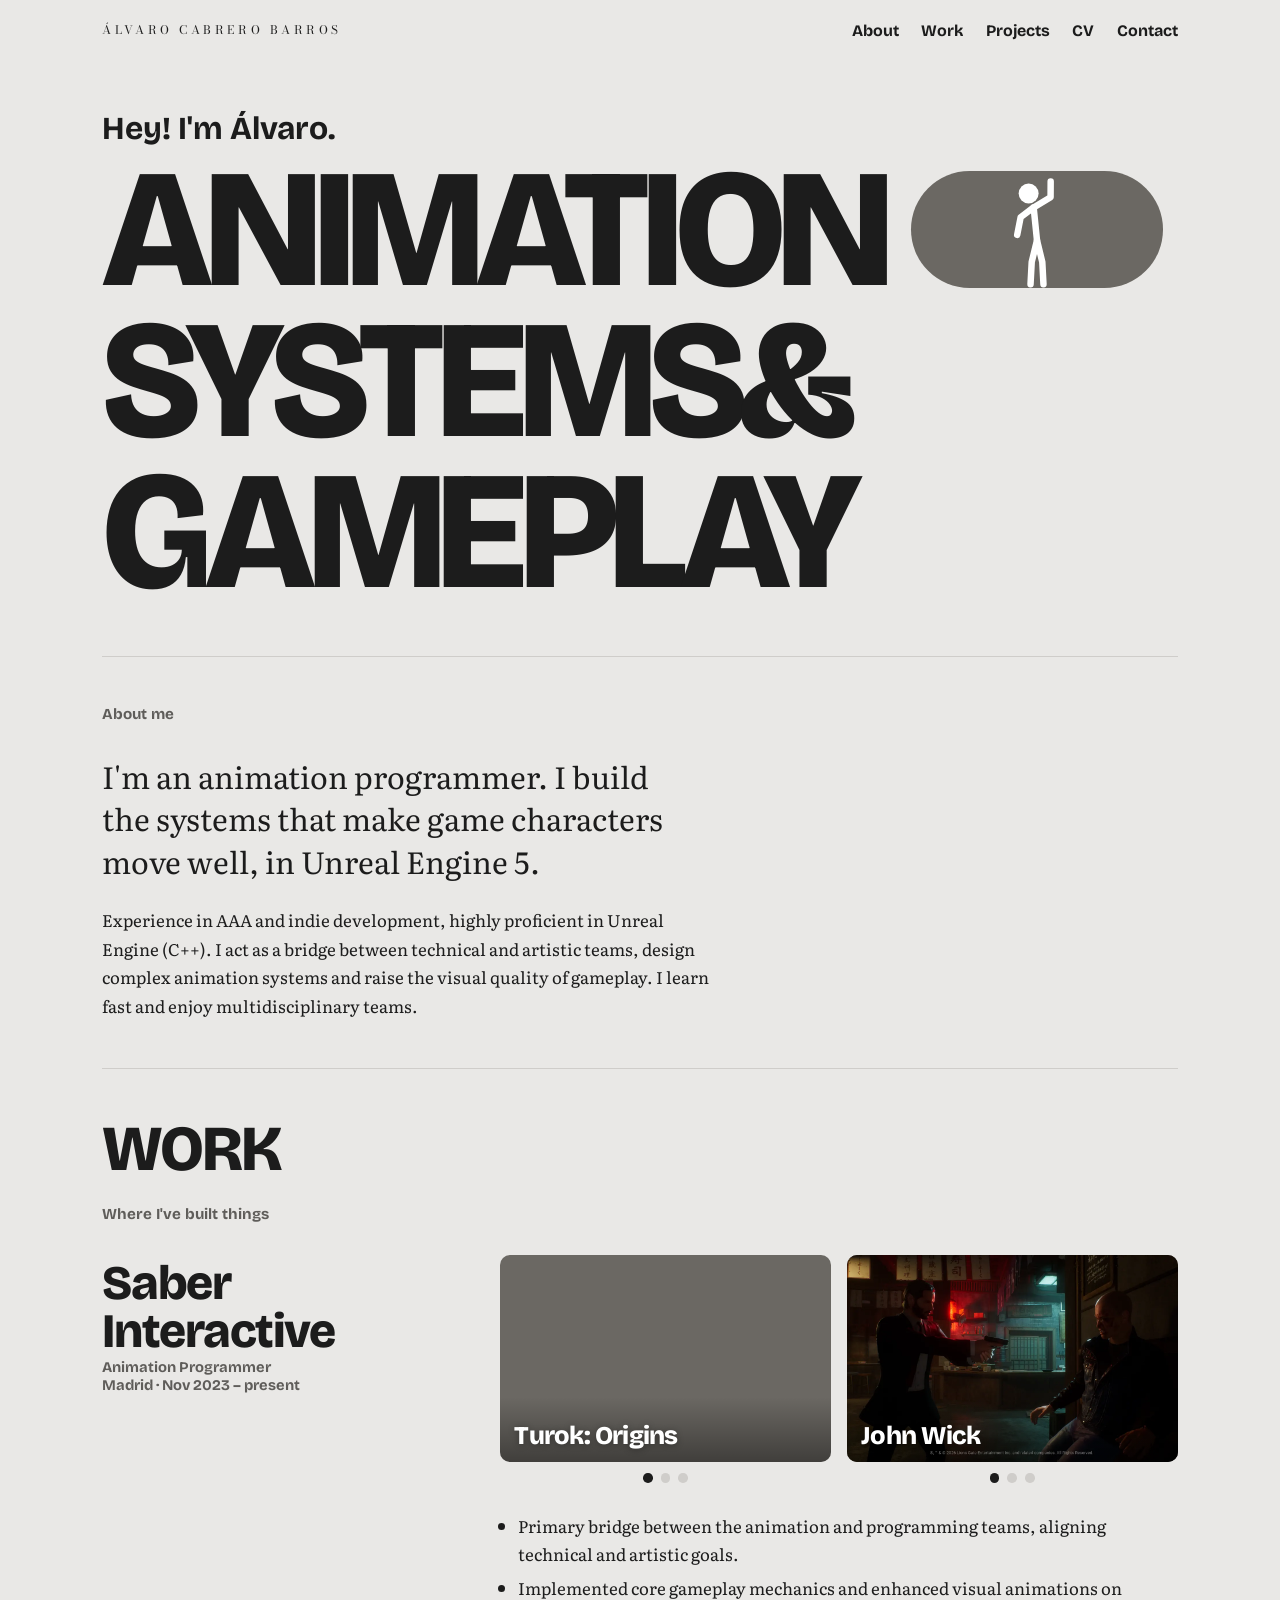
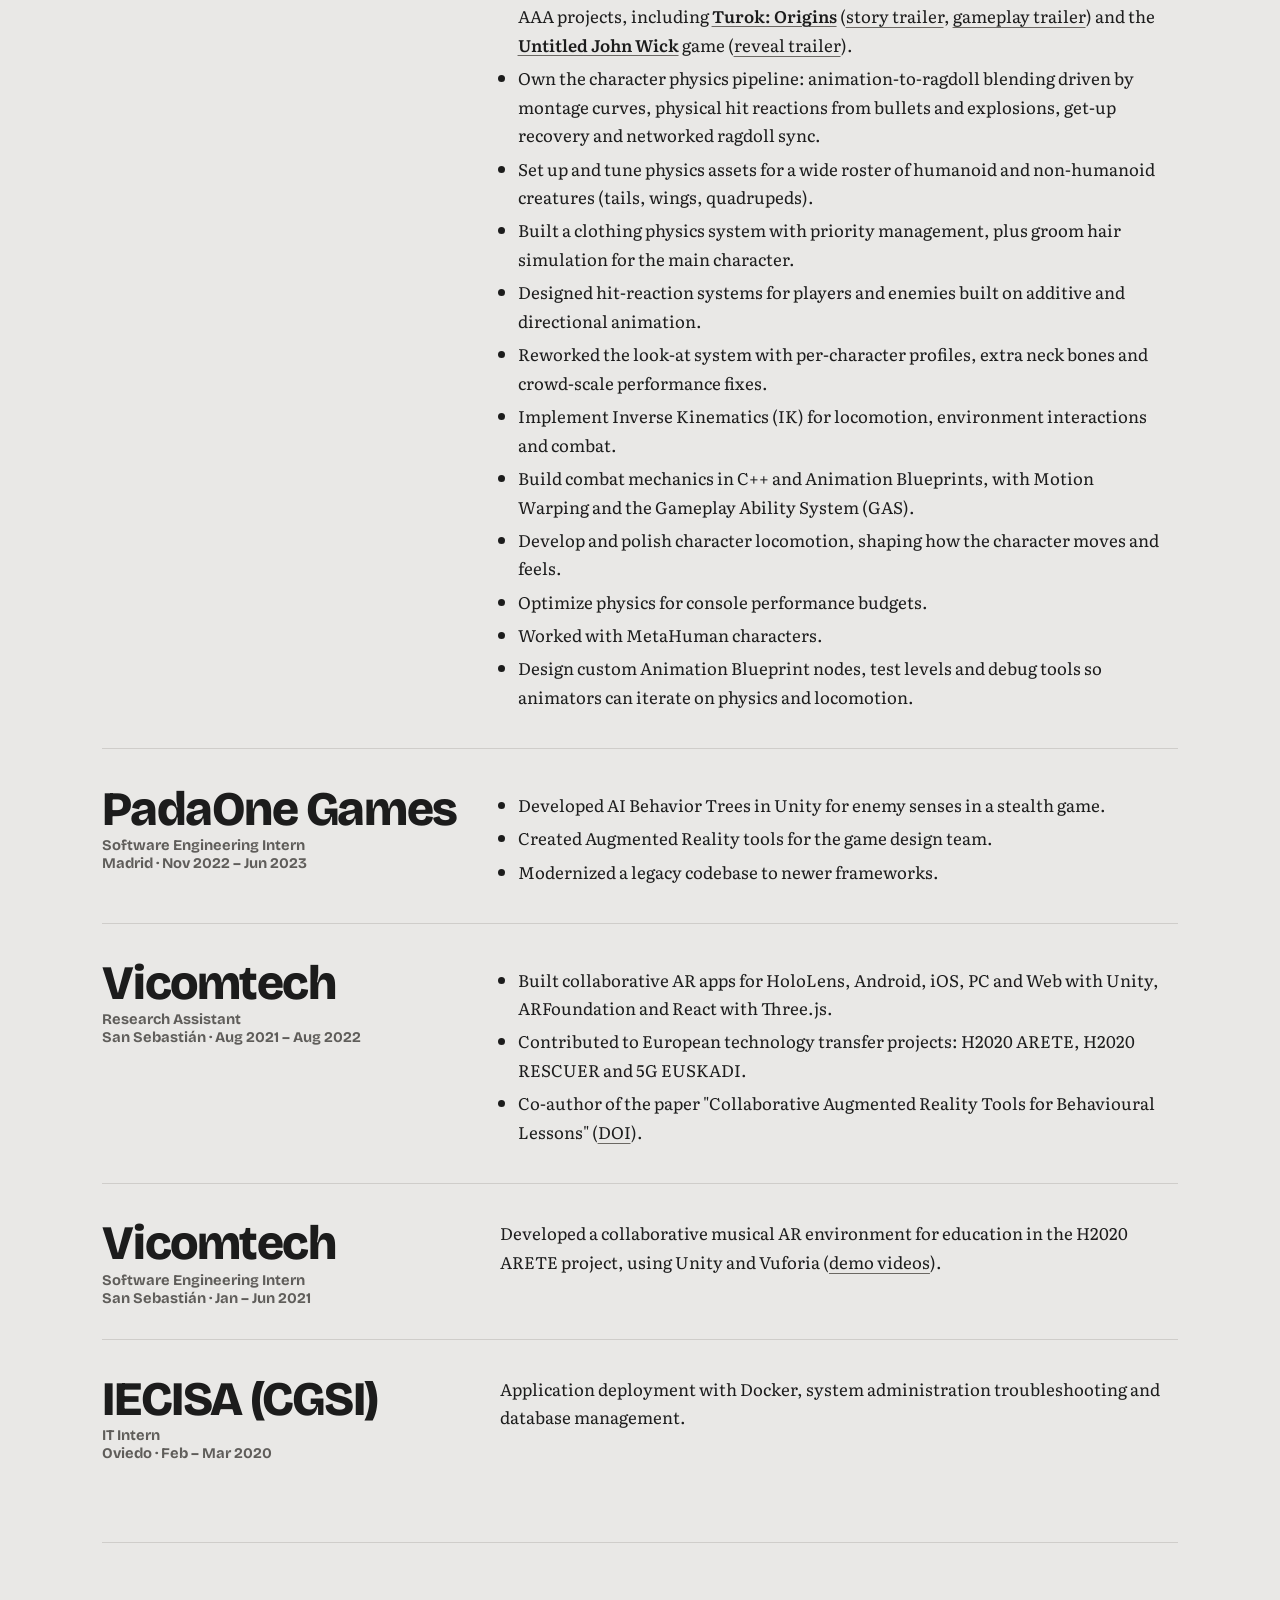
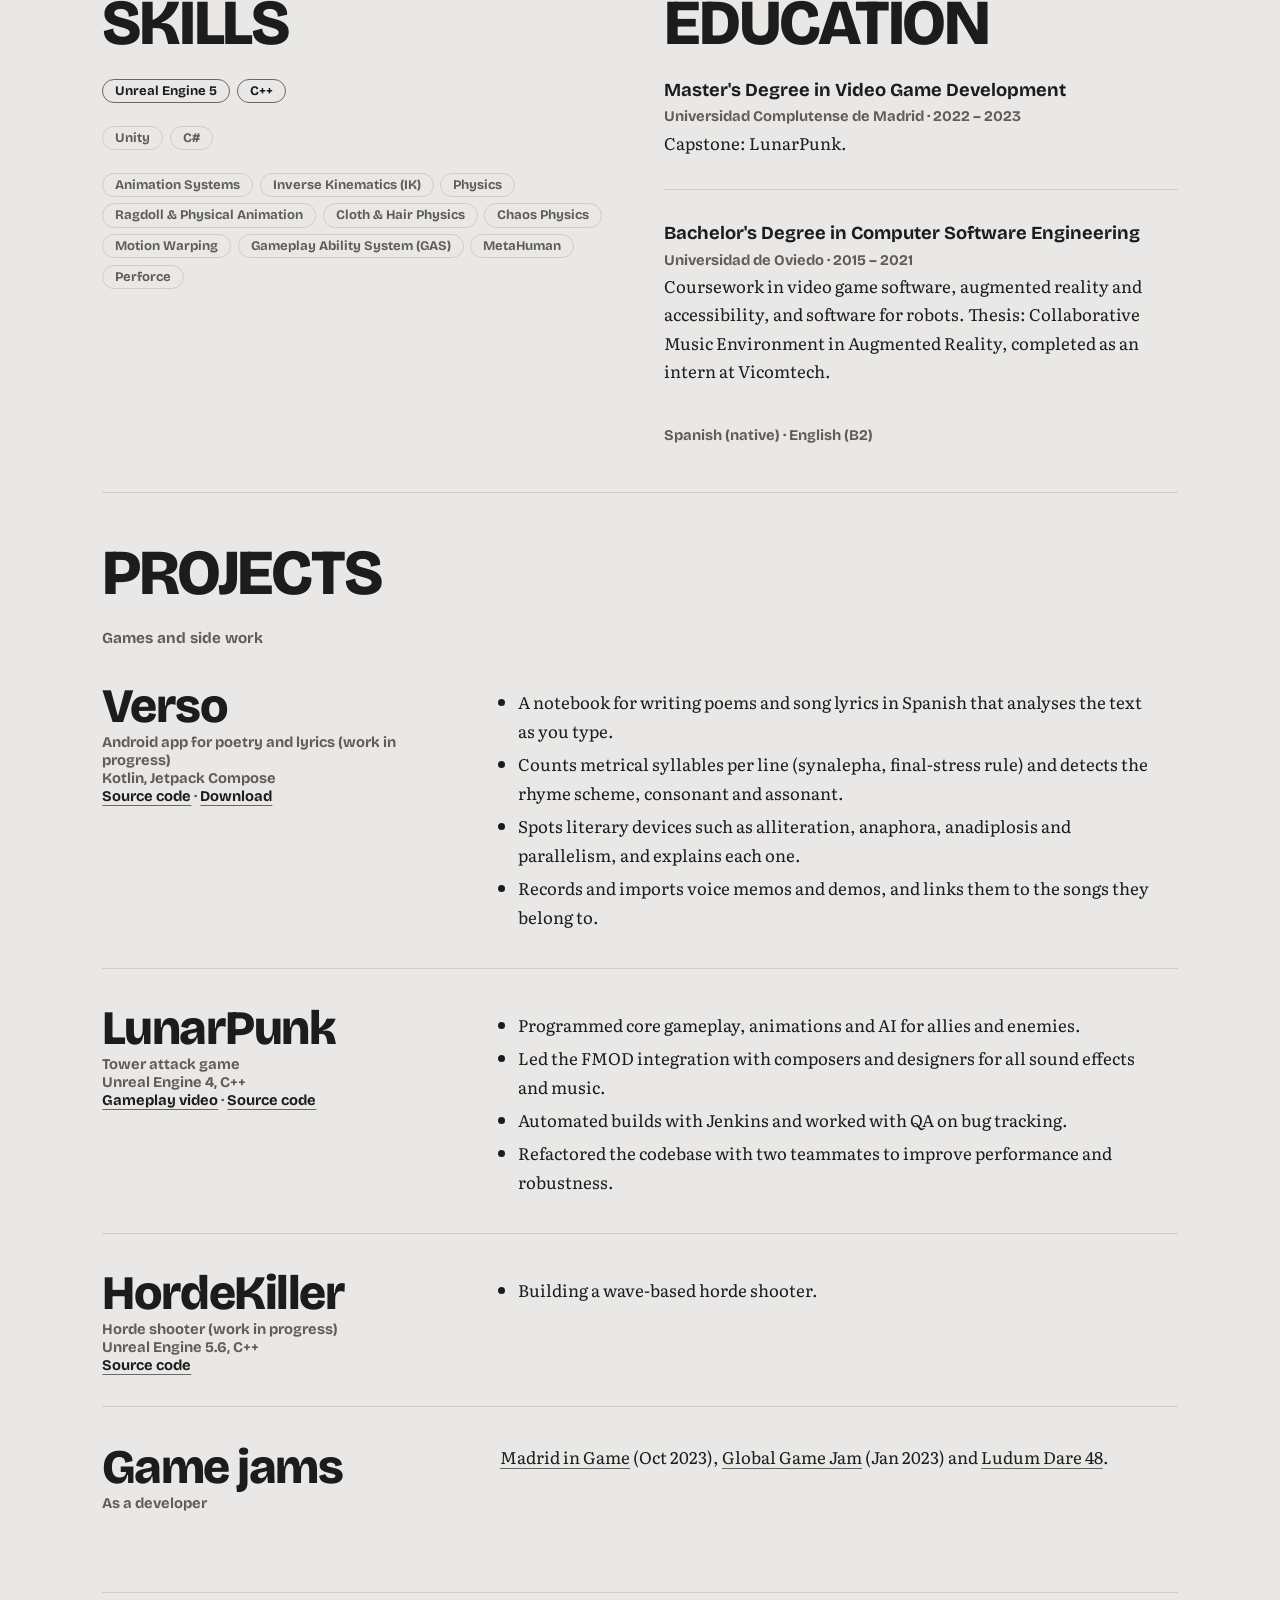
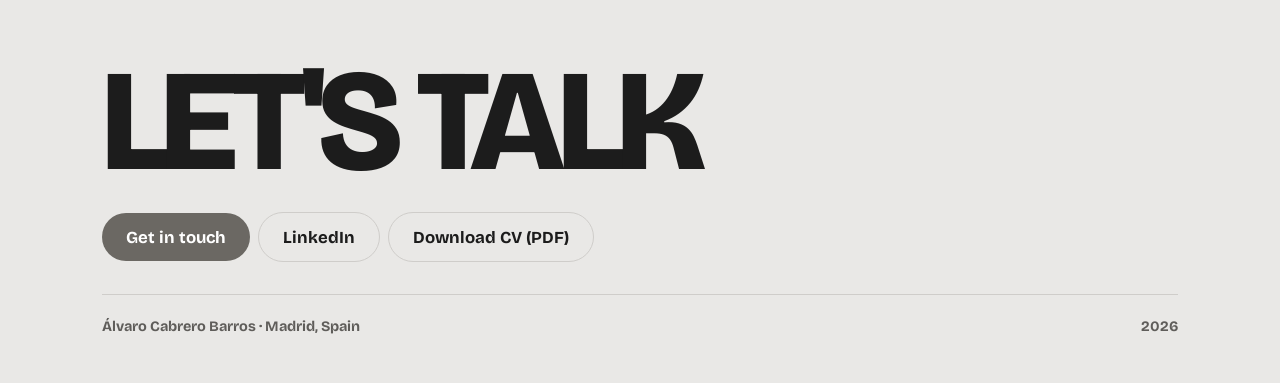
<file: index.html>
<!DOCTYPE html>
<!--
  Álvaro Cabrero Barros · personal site and CV (https://alvaro.cabrero.me).
  Plain HTML, CSS and JavaScript, no build step. This file holds the content;
  styles live in css/styles.css (web fonts in fonts/) and behaviour in js/.
  See README.md and docs/.
-->
<html lang="en">
<head>
<meta charset="utf-8">
<meta name="viewport" content="width=device-width, initial-scale=1, viewport-fit=cover">
<title>Álvaro Cabrero Barros · Animation Programmer</title>
<meta name="description" content="Animation programmer building the systems that make game characters move well, in Unreal Engine 5. Gameplay animation, IK and physics for AAA and indie games.">
<meta name="author" content="Álvaro Cabrero Barros">
<meta property="article:published_time" content="2026-09-28T10:01:27+02:00">
<meta property="og:type" content="website">
<meta property="og:url" content="https://alvaro.cabrero.me/">
<meta property="og:title" content="Álvaro Cabrero Barros · Animation Programmer">
<meta property="og:description" content="Animation programmer building the systems that make game characters move well, in Unreal Engine 5. Gameplay animation, IK and physics for AAA and indie games.">
<meta property="og:image" content="https://alvaro.cabrero.me/images/og.png?v=2">
<meta property="og:image:width" content="2400">
<meta property="og:image:height" content="1260">
<meta property="og:image:alt" content="AC monogram and the name Álvaro Cabrero Barros, Animation Programmer">
<meta name="twitter:card" content="summary_large_image">
<link rel="icon" href="icons/favicon.svg" type="image/svg+xml">
<link rel="icon" href="icons/icon-32.png" type="image/png" sizes="32x32">
<link rel="apple-touch-icon" href="icons/icon-180.png">
<link rel="stylesheet" href="css/styles.css">
</head>
<body>
<div class="page">
<!-- top bar. Links with class "h" are hidden on narrow screens. -->
<div class="top">
  <a class="brand" href="#">Álvaro Cabrero Barros</a>
  <nav aria-label="Sections"><a class="h" href="#about">About</a><a class="h" href="#work">Work</a><a class="h" href="#projects">Projects</a><a class="h" href="CV_AlvaroCabrero.pdf" download>CV</a><a href="#contact">Contact</a></nav>
</div>

<!-- hero. The canvas inside .pill is the interactive ragdoll (js/models/ragdoll.js). -->
<header>
  <p class="hi">Hey! I'm Álvaro.</p>
  <div class="stack" aria-label="Animation systems and gameplay">
    <div>Animation<span class="pill"><canvas id="ik" aria-label="Ragdoll stick figure. Push it with your pointer or drag it around."></canvas></span></div>
    <div>Systems&amp;</div>
    <div>Gameplay</div>
  </div>
</header>

<section id="about">
  <p class="label">About me</p>
  <p class="lead">I'm an animation programmer. I build the systems that make game characters move well, in Unreal Engine 5.</p>
  <p class="intro">Experience in AAA and indie development, highly proficient in Unreal Engine (C++). I act as a bridge between technical and artistic teams, design complex animation systems and raise the visual quality of gameplay. I learn fast and enjoy multidisciplinary teams.</p>
</section>

<!--
  Work. Each entry is a .row: name and meta on the left, details on the right.
  A .car placeholder becomes a media carousel: data-title is its caption and
  data-imgs a comma-separated list of images/videos (.webp/.jpg images, .mp4/.webm videos).
  YouTube links open in the popup; a.steam links open the Steam store widget
  for the app id in data-steam.
-->
<section id="work">
  <h2>Work</h2>
  <p class="label">Where I've built things</p>
  <div class="row">
    <div><p class="name">Saber Interactive</p><p class="meta">Animation Programmer<br>Madrid · Nov 2023 – present</p></div>
    <div>
      <div class="gallery">
        <div class="car" data-title="Turok: Origins" data-imgs="images/turok-origins-1.mp4,images/turok-origins-2.mp4,images/turok-origins-3.mp4" role="region" aria-roledescription="carousel" aria-label="Turok: Origins images"></div>
        <div class="car" data-title="John Wick" data-imgs="images/john-wick-1.webp,images/john-wick-2.webp,images/john-wick-3.webp" role="region" aria-roledescription="carousel" aria-label="John Wick images"></div>
      </div>
      <ul>
      <li>Primary bridge between the animation and programming teams, aligning technical and artistic goals.</li>
      <li>Implemented core gameplay mechanics and enhanced visual animations on AAA projects, including <strong><a class="steam" href="https://store.steampowered.com/app/1967610/Turok_Origins/" data-steam="1967610" data-title="Turok: Origins">Turok: Origins</a></strong> (<a href="https://www.youtube.com/watch?v=_f3btFcO1CM">story trailer</a>, <a href="https://www.youtube.com/watch?v=rf-Hp_OI054">gameplay trailer</a>) and the <strong><a class="steam" href="https://store.steampowered.com/app/2947860/Untitled_John_Wick_Game/" data-steam="2947860" data-title="Untitled John Wick">Untitled John Wick</a></strong> game (<a href="https://www.youtube.com/watch?v=Ap5JlQ680E8">reveal trailer</a>).</li>
      <li>Own the character physics pipeline: animation-to-ragdoll blending driven by montage curves, physical hit reactions from bullets and explosions, get-up recovery and networked ragdoll sync.</li>
      <li>Set up and tune physics assets for a wide roster of humanoid and non-humanoid creatures (tails, wings, quadrupeds).</li>
      <li>Built a clothing physics system with priority management, plus groom hair simulation for the main character.</li>
      <li>Designed hit-reaction systems for players and enemies built on additive and directional animation.</li>
      <li>Reworked the look-at system with per-character profiles, extra neck bones and crowd-scale performance fixes.</li>
      <li>Implement Inverse Kinematics (IK) for locomotion, environment interactions and combat.</li>
      <li>Build combat mechanics in C++ and Animation Blueprints, with Motion Warping and the Gameplay Ability System (GAS).</li>
      <li>Develop and polish character locomotion, shaping how the character moves and feels.</li>
      <li>Optimize physics for console performance budgets.</li>
      <li>Worked with MetaHuman characters.</li>
      <li>Design custom Animation Blueprint nodes, test levels and debug tools so animators can iterate on physics and locomotion.</li>
    </ul>
    </div>
  </div>
  <div class="row">
    <div><p class="name">PadaOne Games</p><p class="meta">Software Engineering Intern<br>Madrid · Nov 2022 – Jun 2023</p></div>
    <ul>
      <li>Developed AI Behavior Trees in Unity for enemy senses in a stealth game.</li>
      <li>Created Augmented Reality tools for the game design team.</li>
      <li>Modernized a legacy codebase to newer frameworks.</li>
    </ul>
  </div>
  <div class="row">
    <div><p class="name">Vicomtech</p><p class="meta">Research Assistant<br>San Sebastián · Aug 2021 – Aug 2022</p></div>
    <ul>
      <li>Built collaborative AR apps for HoloLens, Android, iOS, PC and Web with Unity, ARFoundation and React with Three.js.</li>
      <li>Contributed to European technology transfer projects: H2020 ARETE, H2020 RESCUER and 5G EUSKADI.</li>
      <li>Co-author of the paper "Collaborative Augmented Reality Tools for Behavioural Lessons" (<a href="https://doi.org/10.1007/978-3-031-26876-2_10">DOI</a>).</li>
    </ul>
  </div>
  <div class="row">
    <div><p class="name">Vicomtech</p><p class="meta">Software Engineering Intern<br>San Sebastián · Jan – Jun 2021</p></div>
    <p>Developed a collaborative musical AR environment for education in the H2020 ARETE project, using Unity and Vuforia (<a href="https://youtube.com/playlist?list=PLBQpnXrjoMXHevVcbpLc-FHBnwEPW0HEd">demo videos</a>).</p>
  </div>
  <div class="row">
    <div><p class="name">IECISA (CGSI)</p><p class="meta">IT Intern<br>Oviedo · Feb – Mar 2020</p></div>
    <p>Application deployment with Docker, system administration troubleshooting and database management.</p>
  </div>
</section>

<!-- Skills (chips; .hot marks the core ones) and Education -->
<section id="skills">
  <div class="two">
    <div>
      <h2>Skills</h2>
      <ul class="chips hot"><li>Unreal Engine 5</li><li>C++</li></ul>
      <ul class="chips"><li>Unity</li><li>C#</li></ul>
      <ul class="chips"><li>Animation Systems</li><li>Inverse Kinematics (IK)</li><li>Physics</li><li>Ragdoll &amp; Physical Animation</li><li>Cloth &amp; Hair Physics</li><li>Chaos Physics</li><li>Motion Warping</li><li>Gameplay Ability System (GAS)</li><li>MetaHuman</li><li>Perforce</li></ul>
    </div>
    <div>
      <h2>Education</h2>
      <div class="row edu">
        <div><h3>Master's Degree in Video Game Development</h3><p class="meta">Universidad Complutense de Madrid · 2022 – 2023</p><p>Capstone: LunarPunk.</p></div>
      </div>
      <div class="row edu">
        <div><h3>Bachelor's Degree in Computer Software Engineering</h3><p class="meta">Universidad de Oviedo · 2015 – 2021</p><p>Coursework in video game software, augmented reality and accessibility, and software for robots. Thesis: Collaborative Music Environment in Augmented Reality, completed as an intern at Vicomtech.</p></div>
      </div>
      <p class="meta">Spanish (native) · English (B2)</p>
    </div>
  </div>
</section>

<!-- Projects: personal projects and game jams, newest first -->
<section id="projects">
  <h2>Projects</h2>
  <p class="label">Games and side work</p>
  <div class="row">
    <div><p class="name">Verso</p><p class="meta">Android app for poetry and lyrics (work in progress)<br>Kotlin, Jetpack Compose<br><a href="https://github.com/alvarocabrero/Verso">Source code</a> · <a href="https://github.com/alvarocabrero/Verso/releases/latest">Download</a></p></div>
    <ul>
      <li>A notebook for writing poems and song lyrics in Spanish that analyses the text as you type.</li>
      <li>Counts metrical syllables per line (synalepha, final-stress rule) and detects the rhyme scheme, consonant and assonant.</li>
      <li>Spots literary devices such as alliteration, anaphora, anadiplosis and parallelism, and explains each one.</li>
      <li>Records and imports voice memos and demos, and links them to the songs they belong to.</li>
    </ul>
  </div>
  <div class="row">
    <div><p class="name">LunarPunk</p><p class="meta">Tower attack game<br>Unreal Engine 4, C++<br><a href="https://www.youtube.com/watch?v=NX6QrqMngAg">Gameplay video</a> · <a href="https://github.com/Walking-Octopus-Games/LunarPunk">Source code</a></p></div>
    <ul>
      <li>Programmed core gameplay, animations and AI for allies and enemies.</li>
      <li>Led the FMOD integration with composers and designers for all sound effects and music.</li>
      <li>Automated builds with Jenkins and worked with QA on bug tracking.</li>
      <li>Refactored the codebase with two teammates to improve performance and robustness.</li>
    </ul>
  </div>
  <div class="row">
    <div><p class="name">HordeKiller</p><p class="meta">Horde shooter (work in progress)<br>Unreal Engine 5.6, C++<br><a href="https://github.com/alvarocabrero/HordeKiller">Source code</a></p></div>
    <ul>
      <li>Building a wave-based horde shooter.</li>
    </ul>
  </div>
  <div class="row">
    <div><p class="name">Game jams</p><p class="meta">As a developer</p></div>
    <p><a href="https://jgona.itch.io/tetrisnator2">Madrid in Game</a> (Oct 2023), <a href="https://globalgamejam.org/2023/games/warfarm-milenium-potato-9">Global Game Jam</a> (Jan 2023) and <a href="https://ldjam.com/events/ludum-dare/48/atlantis-gold/">Ludum Dare 48</a>.</p>
  </div>
</section>

<!-- contact -->
<section id="contact" class="talk">
  <p class="big">Let's talk</p>
  <a class="btn" href="mailto:alvaro@cabrero.me">Get in touch</a><a class="btn alt" href="https://www.linkedin.com/in/alvaro-cabrero-barros-b3132916b/">LinkedIn</a><a class="btn alt" href="CV_AlvaroCabrero.pdf" download>Download CV (PDF)</a>
</section>
<footer><span>Álvaro Cabrero Barros · Madrid, Spain</span><span>2026</span></footer>
</div>

<!--
  Shared popup for YouTube videos, Steam widgets and enlarged carousel media.
  Filled and opened by js/views/dialogView.js.
-->
<dialog class="vid" id="vid" aria-label="Video player">
  <div class="bar"><a id="vidlink" href="#" target="_blank" rel="noopener">Open on YouTube</a><button type="button" id="vidclose">Close</button></div>
  <div class="frame" id="vidframe"></div>
</dialog>

<!--
  Scripts: plain classic scripts sharing the global CV namespace (no modules,
  so the page also works when opened from the file system). Order matters:
  models, then views, then controllers, then main.js, which wires them up.
-->
<!-- Model -->
<script src="js/models/ragdoll.js"></script>
<script src="js/models/media.js"></script>
<!-- View -->
<script src="js/views/ragdollView.js"></script>
<script src="js/views/carouselView.js"></script>
<script src="js/views/dialogView.js"></script>
<!-- Controller -->
<script src="js/controllers/ragdollController.js"></script>
<script src="js/controllers/carouselController.js"></script>
<script src="js/controllers/dialogController.js"></script>
<script src="js/main.js"></script>
</body>
</html>
</file>
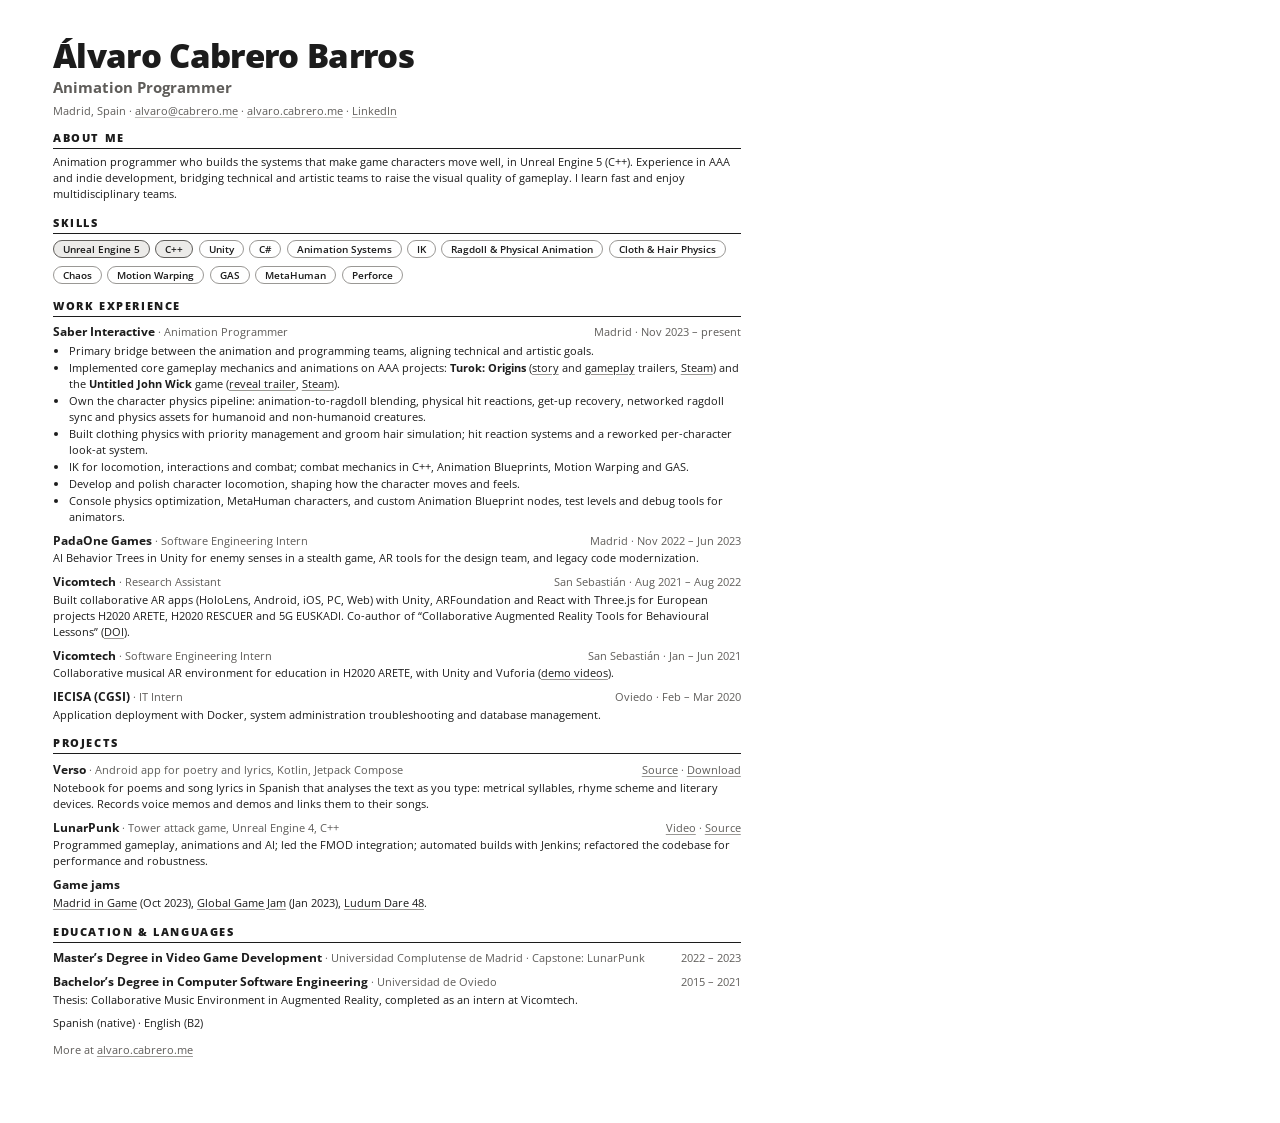
<file: cv/cv.html>
<!DOCTYPE html>
<!--
  Source of CV_AlvaroCabrero.pdf, the one-page CV linked from the site.
  Keep it in sync with index.html. To rebuild the PDF, see cv/README.md.
-->
<html lang="en">
<head>
<meta charset="utf-8">
<title>Álvaro Cabrero Barros · CV</title>
<style>
/* Open Sans (SIL Open Font License, cv/fonts/OFL-OpenSans.txt): Latin and Latin Extended
   subsets of Google Fonts' files, as static instances (one file per weight) so Chrome embeds
   them in the PDF as ordinary TrueType fonts rather than Type 3. See cv/README.md. */
@font-face{font-family:"Open Sans";font-style:normal;font-weight:400;font-display:swap;src:url(fonts/opensans-400-latin-ext.woff2) format("woff2");unicode-range:U+0100-02BA, U+02BD-02C5, U+02C7-02CC, U+02CE-02D7, U+02DD-02FF, U+0304, U+0308, U+0329, U+1D00-1DBF, U+1E00-1E9F, U+1EF2-1EFF, U+2020, U+20A0-20AB, U+20AD-20C0, U+2113, U+2C60-2C7F, U+A720-A7FF}
@font-face{font-family:"Open Sans";font-style:normal;font-weight:400;font-display:swap;src:url(fonts/opensans-400-latin.woff2) format("woff2");unicode-range:U+0000-00FF, U+0131, U+0152-0153, U+02BB-02BC, U+02C6, U+02DA, U+02DC, U+0304, U+0308, U+0329, U+2000-206F, U+20AC, U+2122, U+2191, U+2193, U+2212, U+2215, U+FEFF, U+FFFD}
@font-face{font-family:"Open Sans";font-style:normal;font-weight:600;font-display:swap;src:url(fonts/opensans-600-latin-ext.woff2) format("woff2");unicode-range:U+0100-02BA, U+02BD-02C5, U+02C7-02CC, U+02CE-02D7, U+02DD-02FF, U+0304, U+0308, U+0329, U+1D00-1DBF, U+1E00-1E9F, U+1EF2-1EFF, U+2020, U+20A0-20AB, U+20AD-20C0, U+2113, U+2C60-2C7F, U+A720-A7FF}
@font-face{font-family:"Open Sans";font-style:normal;font-weight:600;font-display:swap;src:url(fonts/opensans-600-latin.woff2) format("woff2");unicode-range:U+0000-00FF, U+0131, U+0152-0153, U+02BB-02BC, U+02C6, U+02DA, U+02DC, U+0304, U+0308, U+0329, U+2000-206F, U+20AC, U+2122, U+2191, U+2193, U+2212, U+2215, U+FEFF, U+FFFD}
@font-face{font-family:"Open Sans";font-style:normal;font-weight:700;font-display:swap;src:url(fonts/opensans-700-latin-ext.woff2) format("woff2");unicode-range:U+0100-02BA, U+02BD-02C5, U+02C7-02CC, U+02CE-02D7, U+02DD-02FF, U+0304, U+0308, U+0329, U+1D00-1DBF, U+1E00-1E9F, U+1EF2-1EFF, U+2020, U+20A0-20AB, U+20AD-20C0, U+2113, U+2C60-2C7F, U+A720-A7FF}
@font-face{font-family:"Open Sans";font-style:normal;font-weight:700;font-display:swap;src:url(fonts/opensans-700-latin.woff2) format("woff2");unicode-range:U+0000-00FF, U+0131, U+0152-0153, U+02BB-02BC, U+02C6, U+02DA, U+02DC, U+0304, U+0308, U+0329, U+2000-206F, U+20AC, U+2122, U+2191, U+2193, U+2212, U+2215, U+FEFF, U+FFFD}
@font-face{font-family:"Open Sans";font-style:normal;font-weight:800;font-display:swap;src:url(fonts/opensans-800-latin-ext.woff2) format("woff2");unicode-range:U+0100-02BA, U+02BD-02C5, U+02C7-02CC, U+02CE-02D7, U+02DD-02FF, U+0304, U+0308, U+0329, U+1D00-1DBF, U+1E00-1E9F, U+1EF2-1EFF, U+2020, U+20A0-20AB, U+20AD-20C0, U+2113, U+2C60-2C7F, U+A720-A7FF}
@font-face{font-family:"Open Sans";font-style:normal;font-weight:800;font-display:swap;src:url(fonts/opensans-800-latin.woff2) format("woff2");unicode-range:U+0000-00FF, U+0131, U+0152-0153, U+02BB-02BC, U+02C6, U+02DA, U+02DC, U+0304, U+0308, U+0329, U+2000-206F, U+20AC, U+2122, U+2191, U+2193, U+2212, U+2215, U+FEFF, U+FFFD}
:root{--h:"Open Sans",sans-serif;--b:"Open Sans",sans-serif;--hw:800}
@page{size:A4;margin:0}
*{box-sizing:border-box}
html{-webkit-print-color-adjust:exact;print-color-adjust:exact}
body{margin:0;color:#1c1c1c;font:400 8.6pt/1.4 var(--b);background:#fff}
.sheet{width:210mm;min-height:297mm;padding:10mm 14mm 8mm}
a{color:inherit;text-decoration:underline;text-decoration-color:#9a9895;text-underline-offset:1.5pt}
h1{font:var(--hw) 25pt/1.05 var(--h);letter-spacing:-.02em;margin:0}
.role{font:700 11pt var(--h);color:#5f5d5a;margin:1mm 0 0}
.contact{font:400 8.3pt var(--b);color:#5f5d5a;margin:1.6mm 0 0}
.contact a{text-decoration-color:#bdbbb8}
h2{font:800 8.6pt var(--h);letter-spacing:.14em;text-transform:uppercase;margin:3.4mm 0 1.2mm;padding-bottom:.8mm;border-bottom:.8pt solid #1c1c1c}
p{margin:0}
.chips{display:flex;flex-wrap:wrap;gap:1.4mm;margin:1.4mm 0 0;padding:0;list-style:none}
.chips li{font:600 7.8pt var(--h);padding:.3mm 2.4mm;border:.7pt solid #9a9895;border-radius:99px}
.chips li.hot{background:#ecebe9;border-color:#5f5d5a}
.entry{margin:1.8mm 0 0;break-inside:avoid}
.head{display:flex;justify-content:space-between;align-items:baseline;gap:4mm}
.head b{font:700 9.2pt var(--h)}
.head .sub{font:400 8.6pt var(--b);color:#5f5d5a}
.head .when{font:400 8.3pt var(--b);color:#5f5d5a;white-space:nowrap}
ul{margin:.6mm 0 0;padding-left:4.2mm}
li{margin:.25mm 0}
.entry>p{margin-top:.4mm}
.small{font-size:8.3pt;color:#5f5d5a}
.more{margin-top:3mm;font-size:8.3pt;color:#5f5d5a}
</style>
</head>
<body>
<div class="sheet">
<h1>Álvaro Cabrero Barros</h1>
<p class="role">Animation Programmer</p>
<p class="contact">Madrid, Spain · <a href="mailto:alvaro@cabrero.me">alvaro@cabrero.me</a> · <a href="https://alvaro.cabrero.me/">alvaro.cabrero.me</a> · <a href="https://www.linkedin.com/in/alvaro-cabrero-barros-b3132916b/">LinkedIn</a></p>

<h2>About me</h2>
<p>Animation programmer who builds the systems that make game characters move well, in Unreal Engine 5 (C++). Experience in AAA and indie development, bridging technical and artistic teams to raise the visual quality of gameplay. I learn fast and enjoy multidisciplinary teams.</p>

<h2>Skills</h2>
<ul class="chips"><li class="hot">Unreal Engine 5</li><li class="hot">C++</li><li>Unity</li><li>C#</li><li>Animation Systems</li><li>IK</li><li>Ragdoll &amp; Physical Animation</li><li>Cloth &amp; Hair Physics</li><li>Chaos</li><li>Motion Warping</li><li>GAS</li><li>MetaHuman</li><li>Perforce</li></ul>

<h2>Work experience</h2>
<div class="entry">
  <div class="head"><span><b>Saber Interactive</b> <span class="sub">· Animation Programmer</span></span><span class="when">Madrid · Nov 2023 – present</span></div>
  <ul>
    <li>Primary bridge between the animation and programming teams, aligning technical and artistic goals.</li>
    <li>Implemented core gameplay mechanics and animations on AAA projects: <b>Turok: Origins</b> (<a href="https://www.youtube.com/watch?v=_f3btFcO1CM">story</a> and <a href="https://www.youtube.com/watch?v=rf-Hp_OI054">gameplay</a> trailers, <a href="https://store.steampowered.com/app/1967610/Turok_Origins/">Steam</a>) and the <b>Untitled John Wick</b> game (<a href="https://www.youtube.com/watch?v=Ap5JlQ680E8">reveal trailer</a>, <a href="https://store.steampowered.com/app/2947860/Untitled_John_Wick_Game/">Steam</a>).</li>
    <li>Own the character physics pipeline: animation-to-ragdoll blending, physical hit reactions, get-up recovery, networked ragdoll sync and physics assets for humanoid and non-humanoid creatures.</li>
    <li>Built clothing physics with priority management and groom hair simulation; hit reaction systems and a reworked per-character look-at system.</li>
    <li>IK for locomotion, interactions and combat; combat mechanics in C++, Animation Blueprints, Motion Warping and GAS.</li>
    <li>Develop and polish character locomotion, shaping how the character moves and feels.</li>
    <li>Console physics optimization, MetaHuman characters, and custom Animation Blueprint nodes, test levels and debug tools for animators.</li>
  </ul>
</div>
<div class="entry">
  <div class="head"><span><b>PadaOne Games</b> <span class="sub">· Software Engineering Intern</span></span><span class="when">Madrid · Nov 2022 – Jun 2023</span></div>
  <p>AI Behavior Trees in Unity for enemy senses in a stealth game, AR tools for the design team, and legacy code modernization.</p>
</div>
<div class="entry">
  <div class="head"><span><b>Vicomtech</b> <span class="sub">· Research Assistant</span></span><span class="when">San Sebastián · Aug 2021 – Aug 2022</span></div>
  <p>Built collaborative AR apps (HoloLens, Android, iOS, PC, Web) with Unity, ARFoundation and React with Three.js for European projects H2020 ARETE, H2020 RESCUER and 5G EUSKADI. Co-author of “Collaborative Augmented Reality Tools for Behavioural Lessons” (<a href="https://doi.org/10.1007/978-3-031-26876-2_10">DOI</a>).</p>
</div>
<div class="entry">
  <div class="head"><span><b>Vicomtech</b> <span class="sub">· Software Engineering Intern</span></span><span class="when">San Sebastián · Jan – Jun 2021</span></div>
  <p>Collaborative musical AR environment for education in H2020 ARETE, with Unity and Vuforia (<a href="https://youtube.com/playlist?list=PLBQpnXrjoMXHevVcbpLc-FHBnwEPW0HEd">demo videos</a>).</p>
</div>
<div class="entry">
  <div class="head"><span><b>IECISA (CGSI)</b> <span class="sub">· IT Intern</span></span><span class="when">Oviedo · Feb – Mar 2020</span></div>
  <p>Application deployment with Docker, system administration troubleshooting and database management.</p>
</div>

<h2>Projects</h2>
<div class="entry">
  <div class="head"><span><b>Verso</b> <span class="sub">· Android app for poetry and lyrics, Kotlin, Jetpack Compose</span></span><span class="when"><a href="https://github.com/alvarocabrero/Verso">Source</a> · <a href="https://github.com/alvarocabrero/Verso/releases/latest">Download</a></span></div>
  <p>Notebook for poems and song lyrics in Spanish that analyses the text as you type: metrical syllables, rhyme scheme and literary devices. Records voice memos and demos and links them to their songs.</p>
</div>
<div class="entry">
  <div class="head"><span><b>LunarPunk</b> <span class="sub">· Tower attack game, Unreal Engine 4, C++</span></span><span class="when"><a href="https://www.youtube.com/watch?v=NX6QrqMngAg">Video</a> · <a href="https://github.com/Walking-Octopus-Games/LunarPunk">Source</a></span></div>
  <p>Programmed gameplay, animations and AI; led the FMOD integration; automated builds with Jenkins; refactored the codebase for performance and robustness.</p>
</div>
<div class="entry">
  <div class="head"><span><b>Game jams</b></span></div>
  <p><a href="https://jgona.itch.io/tetrisnator2">Madrid in Game</a> (Oct 2023), <a href="https://globalgamejam.org/2023/games/warfarm-milenium-potato-9">Global Game Jam</a> (Jan 2023), <a href="https://ldjam.com/events/ludum-dare/48/atlantis-gold/">Ludum Dare 48</a>.</p>
</div>

<h2>Education &amp; languages</h2>
<div class="entry">
  <div class="head"><span><b>Master’s Degree in Video Game Development</b> <span class="sub">· Universidad Complutense de Madrid · Capstone: LunarPunk</span></span><span class="when">2022 – 2023</span></div>
</div>
<div class="entry">
  <div class="head"><span><b>Bachelor’s Degree in Computer Software Engineering</b> <span class="sub">· Universidad de Oviedo</span></span><span class="when">2015 – 2021</span></div>
  <p>Thesis: Collaborative Music Environment in Augmented Reality, completed as an intern at Vicomtech.</p>
</div>
<p class="entry">Spanish (native) · English (B2)</p>

<p class="more">More at <a href="https://alvaro.cabrero.me/">alvaro.cabrero.me</a></p>
</div>
</body>
</html>
</file>
<file: css/styles.css>
/*
 * Styles for the whole site. One file, no preprocessor, no build step.
 *
 * Sections:
 *   1. Design tokens and base elements
 *   2. Top bar and hero (including the ragdoll pill)
 *   3. Sections, rows and typography
 *   4. Skills chips, contact block, footer
 *   5. Media carousels
 *   6. Popup dialog (YouTube, Steam, enlarged media)
 *   7. Narrow screens (≤ 820px)
 *
 * Fluid type uses clamp(min, preferred, max): sizes follow the viewport width
 * (vw) between a minimum and a maximum, so most of the layout needs no
 * breakpoints. Below 820px the two-column rows stack (section 7).
 */

/* Web fonts, served from fonts/ (SIL Open Font License, see fonts/README.md).
 * Latin and Latin Extended subsets of Google Fonts' files. unicode-range makes
 * the browser download a subset only when the page uses one of its characters,
 * so normally only the two Latin files load. Bricolage Grotesque is a
 * variable font covering weights 400–800, and regular Literata covers 400–600
 * (600 is used for bold text such as <strong>). font-display:swap shows the
 * fallback font straight away and swaps when the web font arrives. */
@font-face{font-family:"Bricolage Grotesque";font-style:normal;font-weight:400 800;font-display:swap;src:url(../fonts/bricolage-latin.woff2) format("woff2");unicode-range:U+0000-00FF, U+0131, U+0152-0153, U+02BB-02BC, U+02C6, U+02DA, U+02DC, U+0304, U+0308, U+0329, U+2000-206F, U+20AC, U+2122, U+2191, U+2193, U+2212, U+2215, U+FEFF, U+FFFD}
@font-face{font-family:"Bricolage Grotesque";font-style:normal;font-weight:400 800;font-display:swap;src:url(../fonts/bricolage-latin-ext.woff2) format("woff2");unicode-range:U+0100-02BA, U+02BD-02C5, U+02C7-02CC, U+02CE-02D7, U+02DD-02FF, U+0304, U+0308, U+0329, U+1D00-1DBF, U+1E00-1E9F, U+1EF2-1EFF, U+2020, U+20A0-20AB, U+20AD-20C0, U+2113, U+2C60-2C7F, U+A720-A7FF}
@font-face{font-family:"Bodoni Moda";font-style:normal;font-weight:400 700;font-display:swap;src:url(../fonts/bodoni-moda-latin.woff2) format("woff2");unicode-range:U+0000-00FF, U+0131, U+0152-0153, U+02BB-02BC, U+02C6, U+02DA, U+02DC, U+0304, U+0308, U+0329, U+2000-206F, U+20AC, U+2122, U+2191, U+2193, U+2212, U+2215, U+FEFF, U+FFFD}
@font-face{font-family:"Literata";font-style:normal;font-weight:400 600;font-display:swap;src:url(../fonts/literata-latin.woff2) format("woff2");unicode-range:U+0000-00FF, U+0131, U+0152-0153, U+02BB-02BC, U+02C6, U+02DA, U+02DC, U+0304, U+0308, U+0329, U+2000-206F, U+20AC, U+2122, U+2191, U+2193, U+2212, U+2215, U+FEFF, U+FFFD}
@font-face{font-family:"Literata";font-style:normal;font-weight:400 600;font-display:swap;src:url(../fonts/literata-latin-ext.woff2) format("woff2");unicode-range:U+0100-02BA, U+02BD-02C5, U+02C7-02CC, U+02CE-02D7, U+02DD-02FF, U+0304, U+0308, U+0329, U+1D00-1DBF, U+1E00-1E9F, U+1EF2-1EFF, U+2020, U+20A0-20AB, U+20AD-20C0, U+2113, U+2C60-2C7F, U+A720-A7FF}

/* ===== 1. Design tokens and base elements =====
 * --bg     page background        --ink   main text
 * --mute   secondary text         --line  hairlines and borders
 * --acc    accent: pill, buttons, placeholders, focus ring
 * --onacc  text on the accent
 * --d      display font (headings, labels)
 * --b      body font (paragraphs)
 * The root also pads for notches and home indicators (safe-area insets).
 */
:root{--bg:#e9e8e6;--ink:#1c1c1c;--mute:#5f5d5a;--line:#cfcdca;--acc:#6b6863;--onacc:#fff;
--d:"Bricolage Grotesque","Helvetica Neue",Arial,sans-serif;--b:"Literata",Georgia,serif;
box-sizing:border-box;padding-top:env(safe-area-inset-top,0px);padding-bottom:env(safe-area-inset-bottom,0px)}
*,*::before,*::after{box-sizing:inherit}
html{scroll-behavior:smooth}
body{margin:0;background:var(--bg);color:var(--ink);font:400 1.05rem/1.7 var(--b)}
a{color:var(--ink);text-decoration-color:var(--acc);text-underline-offset:4px}
:focus-visible{outline:3px solid var(--acc);outline-offset:3px}
/* centred column: 1120px max, 1.4rem side gutter */
.page{max-width:1120px;margin:0 auto;padding:0 1.4rem}

/* ===== 2. Top bar and hero ===== */
/* top bar: name on the left, section links on the right */
.top{display:flex;justify-content:space-between;align-items:center;padding:1.3rem 0;font:700 1rem var(--d)}
.top nav{display:flex;gap:1.4rem;align-items:center}
.top a{color:var(--ink);text-decoration:none}
.top a:hover{color:var(--mute)}
.top .brand{display:flex;align-items:center;gap:.9rem;font:400 .74rem "Bodoni Moda",serif;letter-spacing:.3em;text-transform:uppercase}
.top .brand img{display:block}
/* hero: "Hey! I'm Álvaro." */
.hi{font:700 clamp(1.4rem,3vw,2rem) var(--d);margin:3rem 0 0}
/* hero title: three huge stacked words. The size follows the viewport (13.5vw),
   but never exceeds what fits: the widest line, "ANIMATION" plus the pill,
   is about 6.3em wide, so it is capped at (100vw − gutters) / 6.4. */
.stack{margin:.4rem 0 3rem;font:800 clamp(1.6rem,min(13.5vw,(100vw - 2.8rem)/6.4),10.5rem)/.9 var(--d);letter-spacing:-.05em;text-transform:uppercase}
.stack div{display:flex;align-items:center;gap:.15em}
/* the rounded box the ragdoll lives in; sized in em so it scales with the title */
.pill{height:.7em;width:1.5em;border-radius:99px;background:var(--acc);flex:none;overflow:hidden}
/* touch-action:none stops the page scrolling while dragging the figure on touch screens */
.pill canvas{width:100%;height:100%;display:block;touch-action:none;cursor:grab}

/* ===== 3. Sections, rows and typography ===== */
section{padding:3rem 0;border-top:1px solid var(--line)}
.label{font:700 .95rem var(--d);color:var(--mute);margin:0 0 2rem}
/* section titles. The minimum is capped so the longest one, "EDUCATION"
   (about 5em, 5.6em in the fallback font), fits even very narrow screens */
h2{font:800 clamp(min(2.2rem,(100vw - 2.8rem)/5.8),6vw,4rem)/1 var(--d);letter-spacing:-.035em;margin:0 0 1.5rem;text-transform:uppercase}
.lead{font:400 clamp(1.3rem,2.6vw,1.9rem)/1.4 var(--b);max-width:32ch;margin:0}
/* About: the paragraph under the lead */
.intro{max-width:62ch;margin:1.5rem 0 0}
/* the two-column entry used by Work, Education and Projects:
   name and meta on the left, details on the right */
.row{display:grid;grid-template-columns:minmax(220px,34%) 1fr;gap:2rem;padding:2rem 0;border-top:1px solid var(--line)}
.row:first-of-type{border-top:0;padding-top:0}
/* entry name (company, project, person) and its small meta lines */
.name{font:800 clamp(1.8rem,4.2vw,3rem)/1 var(--d);letter-spacing:-.03em;margin:0}
.meta{font:700 .92rem var(--d);color:var(--mute);margin:.5rem 0 0}
.row h3{font:700 1.15rem var(--d);margin:0 0 .4rem}
.row ul{margin:.3rem 0 0;padding-left:1.1rem;max-width:66ch}
.row li{margin:.3rem 0}
.row p{margin:.2rem 0 0;max-width:66ch}

/* ===== 4. Skills chips, contact block, footer ===== */
/* pill-shaped skill tags; .hot highlights a list of core skills */
.chips{display:flex;flex-wrap:wrap;gap:.4rem;padding:0;margin:.3rem 0 1.4rem;list-style:none}
.chips li{font:700 .82rem var(--d);padding:.2rem .75rem;border:1px solid var(--line);border-radius:99px;color:var(--mute);margin:0}
.chips.hot li{color:var(--ink);border-color:var(--acc)}
/* Skills | Education side by side; each degree is a one-column row */
.two{display:grid;grid-template-columns:1fr 1fr;gap:3rem}
.row.edu{grid-template-columns:1fr}
.edu .meta{margin:0}
/* "Let's talk" contact block and its buttons */
.talk{padding:4rem 0 2rem}
.talk .big{font:800 clamp(3rem,12vw,9rem)/.9 var(--d);letter-spacing:-.05em;text-transform:uppercase;margin:0 0 1.6rem}
.btn{display:inline-block;font:700 1.05rem var(--d);padding:.85rem 1.5rem;border-radius:99px;background:var(--acc);color:var(--onacc);text-decoration:none}
.btn.alt{background:none;color:var(--ink);border:1.5px solid var(--line);margin-left:.5rem}
footer{border-top:1px solid var(--line);padding:1.4rem 0 3rem;font:700 .9rem var(--d);color:var(--mute);display:flex;justify-content:space-between;flex-wrap:wrap;gap:.5rem}

/* ===== 5. Media carousels =====
 * .car is a placeholder filled by js/views/carouselView.js:
 * .frame > .track > .slide (img|video), plus .cap (caption) and .dots.
 * The track is a native horizontal scroller with mandatory snap points,
 * one slide per width, so swiping works without JavaScript. */
.gallery{display:grid;grid-template-columns:1fr 1fr;gap:1rem;margin:0 0 1.8rem}
@media(max-width:820px){.gallery{gap:.6rem;margin:.6rem 0 1.6rem}}
.car{position:relative}
/* hidden scrollbar; overscroll-behavior stops a swipe from navigating back in the browser */
.track{display:flex;overflow-x:auto;scroll-snap-type:x mandatory;scrollbar-width:none;aspect-ratio:16/10;scroll-behavior:smooth;overscroll-behavior-x:contain}
.track::-webkit-scrollbar{display:none}
.slide{flex:0 0 100%;scroll-snap-align:start;position:relative;background:var(--acc);margin:0}
/* media stay transparent until loaded (.has), showing the accent colour as a placeholder.
   Transparent rather than display:none, so lazy-loaded images still get laid out and load. */
.slide img,.slide video{position:absolute;inset:0;width:100%;height:100%;object-fit:cover;opacity:0}
.slide.has img,.slide.has video{opacity:1}
.frame{position:relative;border-radius:10px;overflow:hidden}
/* caption on a soft gradient so white text stays readable on any image */
.cap{position:absolute;left:0;right:0;bottom:0;padding:1.6rem .9rem .8rem;pointer-events:none;color:#fff;font:800 clamp(1.1rem,3vw,1.6rem)/1.05 var(--d);letter-spacing:-.03em;text-shadow:0 1px 6px rgba(0,0,0,.35);background:linear-gradient(transparent,rgba(0,0,0,.4))}
/* slide indicators; the current one is marked with aria-current */
.dots{display:flex;gap:.5rem;justify-content:center;margin-top:.7rem}
.dots button{width:.6rem;height:.6rem;padding:0;border:0;border-radius:50%;background:var(--line);cursor:pointer}
.dots button[aria-current="true"]{background:var(--ink)}
@media(prefers-reduced-motion:reduce){.track{scroll-behavior:auto}}

/* ===== 6. Popup dialog =====
 * One <dialog id="vid"> for YouTube embeds, Steam widgets (.steam) and enlarged
 * carousel media (with .nav arrows). See js/views/dialogView.js. */
dialog.vid{border:0;padding:0;background:transparent;max-width:none;width:min(92vw,960px);overflow:visible;margin:auto}
dialog.vid::backdrop{background:rgba(10,10,10,.82)}
.vid .bar{display:flex;justify-content:space-between;align-items:center;padding:0 0 .6rem;font:700 .95rem var(--d)}
.vid .bar a,.vid .bar button{color:#fff}
.vid .bar button{all:unset;cursor:pointer;color:#fff;border-bottom:1px solid #fff}
.vid .frame{position:relative;aspect-ratio:16/9;background:#000;border-radius:10px;overflow:hidden}
.vid iframe{position:absolute;inset:0;width:100%;height:100%;border:0}
/* Steam's store widget is a fixed-height banner, not a 16:9 video */
dialog.vid.steam{width:min(92vw,660px)}
dialog.vid.steam .frame{aspect-ratio:auto;height:190px;background:transparent}
/* carousels open the enlarged view on click */
.car .frame{cursor:zoom-in}
/* previous/next arrows over enlarged media */
.vid .nav{position:absolute;top:50%;transform:translateY(-50%);width:2.6rem;height:2.6rem;border:0;border-radius:50%;background:rgba(0,0,0,.55);color:#fff;font:400 2rem/1 var(--d);cursor:pointer;display:grid;place-items:center;padding:0 0 .2rem;z-index:2}
.vid .nav:hover,.vid .nav:focus-visible{background:rgba(0,0,0,.8)}
/* arrow positions; then Steam game links in the text (they open the store widget) */
.vid .prev{left:.6rem}.vid .next{right:.6rem}a.steam{color:inherit;text-decoration:underline;text-decoration-color:var(--acc);text-underline-offset:.2em}
/* enlarged media are letterboxed, never cropped */
dialog.vid .frame video,dialog.vid .frame img{position:absolute;inset:0;width:100%;height:100%;object-fit:contain}

/* ===== 7. Narrow screens (≤ 820px) =====
 * Rows and Skills/Education stack into one column; the top bar keeps only the
 * name and the Contact link (links with class .h are hidden); the secondary buttons wrap below the main one;
 * carousels switch to a portrait 4:5 frame; captions and dots adjust. */
@media(max-width:820px){.row,.two{grid-template-columns:1fr;gap:.8rem}.top nav a.h{display:none}.btn.alt{margin:.6rem 0 0}.track{aspect-ratio:4/5}.cap{font-size:1.15rem;padding:1.4rem .7rem .7rem}.dots button{width:.75rem;height:.75rem}}
</file>
